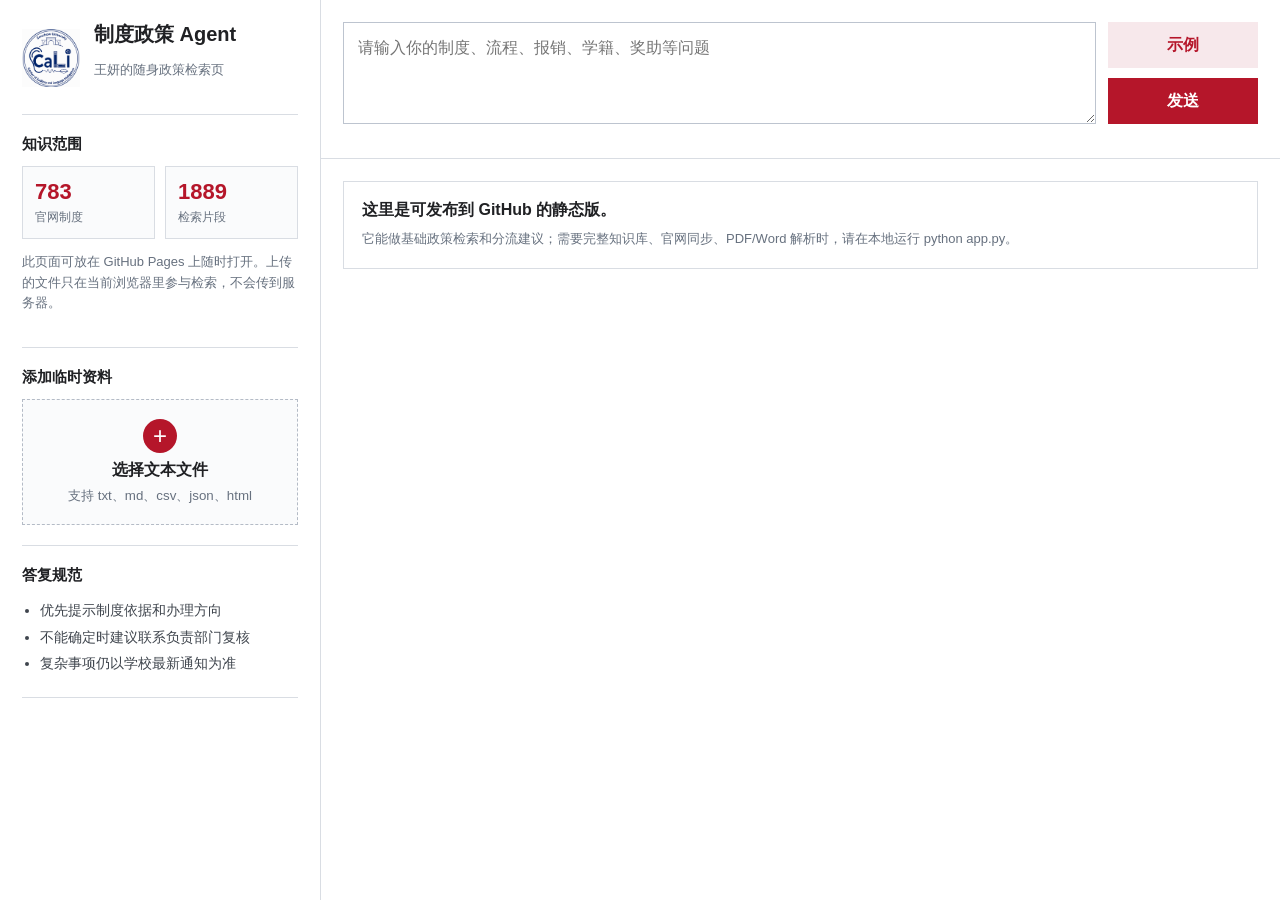
<file: index.html>
﻿<!doctype html>
<html lang="zh-CN">
  <head>
    <meta charset="utf-8" />
    <meta name="viewport" content="width=device-width, initial-scale=1" />
    <title>王妍的苏大制度政策 Agent</title>
    <link rel="stylesheet" href="./styles.css" />
  </head>
  <body>
    <main class="shell">
      <aside class="sidebar">
        <div class="brand">
          <img src="./logo.png" alt="苏大制度政策 Agent 标识" />
          <div>
            <h1>制度政策 Agent</h1>
            <p>王妍的随身政策检索页</p>
          </div>
        </div>

        <section class="panel statsPanel">
          <h2>知识范围</h2>
          <div class="statGrid">
            <div><strong>7</strong><span>类常见事务</span></div>
            <div><strong>本次</strong><span>文件可追加</span></div>
          </div>
          <p class="quiet">此页面可放在 GitHub Pages 上随时打开。上传的文件只在当前浏览器里参与检索，不会传到服务器。</p>
        </section>

        <section class="panel">
          <h2>添加临时资料</h2>
          <label class="uploadBox" for="fileInput">
            <span>+</span>
            <strong>选择文本文件</strong>
            <small>支持 txt、md、csv、json、html</small>
          </label>
          <input id="fileInput" type="file" multiple hidden accept=".txt,.md,.markdown,.csv,.json,.html,.htm" />
          <div id="uploadResult" class="quiet"></div>
        </section>

        <section class="panel">
          <h2>答复规范</h2>
          <ul class="rules">
            <li>优先提示制度依据和办理方向</li>
            <li>不能确定时建议联系负责部门复核</li>
            <li>复杂事项仍以学校最新通知为准</li>
          </ul>
        </section>
      </aside>

      <section class="workspace">
        <div class="questionBar">
          <textarea id="questionInput" rows="3" placeholder="请输入你的制度、流程、报销、学籍、奖助等问题"></textarea>
          <div class="questionActions">
            <button id="sampleButton" class="secondaryButton">示例</button>
            <button id="askButton">发送</button>
          </div>
          <div id="attachmentList" class="attachmentList"></div>
        </div>

        <div id="answerView" class="answerView">
          <div class="emptyState">
            <strong>这里是可发布到 GitHub 的静态版。</strong>
            <span>它能做基础政策检索和分流建议；需要完整知识库、官网同步、PDF/Word 解析时，请在本地运行 python app.py。</span>
          </div>
        </div>
      </section>
    </main>
    <script src="./app.js"></script>
  </body>
</html>
</file>
<file: styles.css>
﻿:root {
  --red: #b5162a;
  --ink: #202124;
  --muted: #67717f;
  --line: #d9dde3;
  --paper: #ffffff;
  --wash: #f4f6f8;
  --green: #1f7a5a;
  --blue: #244a7f;
}

* {
  box-sizing: border-box;
}

body {
  margin: 0;
  min-height: 100vh;
  color: var(--ink);
  background: var(--wash);
  font-family: "Microsoft YaHei", "PingFang SC", Arial, sans-serif;
}

button,
textarea {
  font: inherit;
}

.shell {
  display: grid;
  grid-template-columns: 320px minmax(520px, 1fr);
  gap: 1px;
  min-height: 100vh;
  background: var(--line);
}

.sidebar,
.workspace {
  background: var(--paper);
}

.sidebar {
  padding: 22px;
  overflow-y: auto;
}

.brand {
  display: flex;
  gap: 14px;
  align-items: center;
  padding-bottom: 20px;
  border-bottom: 1px solid var(--line);
}

.brand img {
  width: 58px;
  height: 58px;
  object-fit: contain;
}

.brand h1 {
  margin: 0;
  font-size: 20px;
  line-height: 1.25;
}

.brand p,
.quiet,
.emptyState span {
  color: var(--muted);
  font-size: 13px;
  line-height: 1.6;
}

.panel {
  padding: 20px 0;
  border-bottom: 1px solid var(--line);
}

h2 {
  margin: 0 0 12px;
  font-size: 15px;
}

.statGrid {
  display: grid;
  grid-template-columns: 1fr 1fr;
  gap: 10px;
  margin-bottom: 12px;
}

.statGrid div {
  border: 1px solid var(--line);
  padding: 12px;
  background: #fafbfc;
}

.statGrid strong,
.statGrid span {
  display: block;
}

.statGrid strong {
  color: var(--red);
  font-size: 22px;
}

.statGrid span {
  color: var(--muted);
  font-size: 12px;
  margin-top: 4px;
}

.uploadBox {
  display: grid;
  gap: 4px;
  place-items: center;
  min-height: 126px;
  padding: 18px;
  border: 1px dashed #b4bbc6;
  background: #fafbfc;
  cursor: pointer;
  text-align: center;
}

.uploadBox span {
  display: grid;
  place-items: center;
  width: 34px;
  height: 34px;
  border-radius: 50%;
  color: #fff;
  background: var(--red);
  font-size: 24px;
  line-height: 1;
}

.uploadBox small {
  color: var(--muted);
}

.secondaryButton,
#askButton {
  width: 100%;
  border: 0;
  cursor: pointer;
  min-height: 42px;
  font-weight: 700;
}

.secondaryButton {
  color: var(--red);
  background: #f7e8eb;
}

#askButton {
  color: #fff;
  background: var(--red);
}

#askButton:disabled {
  cursor: wait;
  opacity: 0.62;
}

.rules {
  margin: 0;
  padding-left: 18px;
  color: #3f454d;
  line-height: 1.9;
  font-size: 14px;
}

.workspace {
  display: grid;
  grid-template-rows: auto 1fr;
  min-width: 0;
}

.questionBar {
  display: grid;
  grid-template-columns: 1fr 150px;
  gap: 12px;
  padding: 22px;
  border-bottom: 1px solid var(--line);
}

.questionActions {
  display: grid;
  grid-template-rows: 1fr 1fr;
  gap: 10px;
}

textarea {
  width: 100%;
  resize: vertical;
  min-height: 94px;
  max-height: 210px;
  padding: 13px 14px;
  border: 1px solid #bdc4cf;
  outline: none;
  line-height: 1.55;
}

textarea:focus {
  border-color: var(--red);
  box-shadow: 0 0 0 3px rgba(181, 22, 42, 0.12);
}

.attachmentList {
  grid-column: 1 / -1;
  display: flex;
  flex-wrap: wrap;
  gap: 8px;
}

.attachmentChip {
  display: inline-flex;
  max-width: 100%;
  padding: 5px 8px;
  color: #3f454d;
  background: #eef1f4;
  font-size: 12px;
}

.answerView {
  padding: 22px;
  overflow-y: auto;
}

.emptyState,
.answerBlock,
.sourceBlock {
  border: 1px solid var(--line);
  background: #fff;
  padding: 18px;
}

.emptyState {
  display: grid;
  gap: 8px;
}

.answerBlock {
  margin-bottom: 14px;
}

.answerBlock h3,
.sourceBlock h3 {
  margin: 0 0 10px;
  font-size: 17px;
}

.answerContent {
  display: grid;
  gap: 12px;
  max-width: 1040px;
  font-size: 17px;
  line-height: 1.85;
}

.answerContent h4 {
  margin: 14px 0 0;
  padding-left: 10px;
  border-left: 4px solid var(--red);
  font-size: 18px;
  line-height: 1.35;
}

.answerContent h4:first-child {
  margin-top: 0;
}

.answerContent p {
  margin: 0;
}

.answerContent ol {
  margin: 0;
  padding-left: 26px;
}

.answerContent li {
  margin: 0 0 6px;
  padding-left: 4px;
}

.badge {
  display: inline-flex;
  align-items: center;
  height: 26px;
  padding: 0 8px;
  margin-left: 8px;
  color: var(--green);
  background: #e8f4ef;
  font-size: 12px;
}

.sourceList {
  margin: 0;
  padding-left: 20px;
  line-height: 1.7;
}

.sourceList span {
  color: var(--muted);
  font-size: 13px;
}

@media (max-width: 760px) {
  .shell {
    display: block;
  }

  .sidebar,
  .questionBar,
  .answerView {
    padding: 16px;
  }

  .questionBar {
    grid-template-columns: 1fr;
  }

  .questionActions {
    grid-template-columns: 1fr 1fr;
    grid-template-rows: auto;
  }

  #askButton,
  .secondaryButton {
    min-height: 48px;
  }
}
</file>
